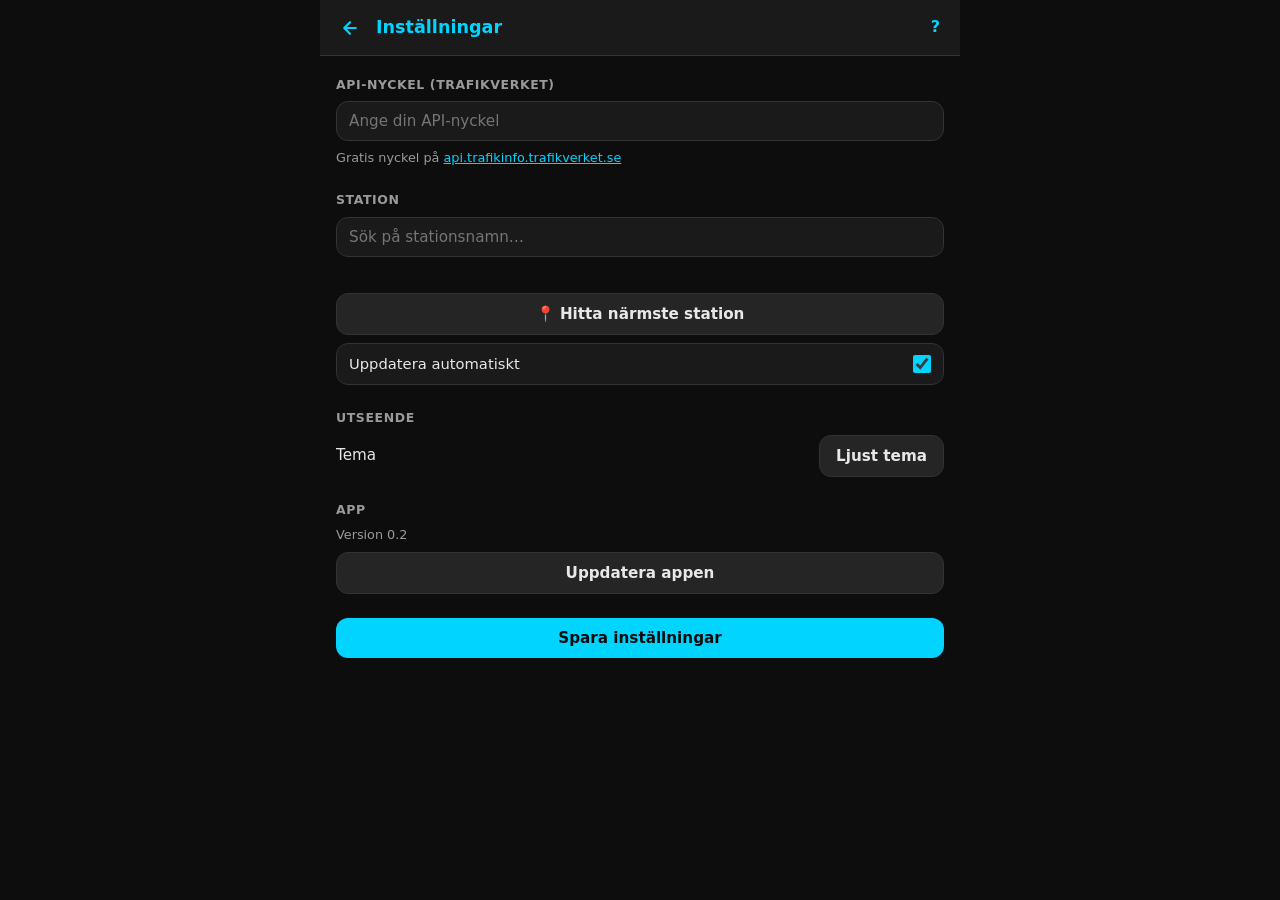
<file: index.html>
<!DOCTYPE html>
<html lang="sv" data-theme="dark">
<head>
  <meta charset="UTF-8">
  <meta name="viewport" content="width=device-width, initial-scale=1, viewport-fit=cover">
  <meta name="theme-color" content="#0d0d0d">
  <meta name="apple-mobile-web-app-capable" content="yes">
  <meta name="apple-mobile-web-app-status-bar-style" content="black-translucent">
  <meta name="apple-mobile-web-app-title" content="TågTid">
  <meta name="description" content="Realtidsinformation om tåg vid svenska järnvägsstationer">
  <title>TågTid</title>
  <link rel="manifest" href="manifest.json">
  <link rel="icon" href="icons/icon-512.png" type="image/png">
  <link rel="apple-touch-icon" href="icons/apple-touch-icon.png">
  <link rel="stylesheet" href="css/main.css">
</head>
<body>
<div id="app">

  <!-- Header -->
  <header id="app-header">
    <button id="btn-back" class="icon-btn" hidden aria-label="Tillbaka">
      <svg width="20" height="20" viewBox="0 0 24 24" fill="none"
           stroke="currentColor" stroke-width="2.5"
           stroke-linecap="round" stroke-linejoin="round">
        <path d="M19 12H5M12 5l-7 7 7 7"/>
      </svg>
    </button>
    <h1 id="header-title">TågTid</h1>
    <button id="btn-settings" class="icon-btn" aria-label="Inställningar">
      <svg width="20" height="20" viewBox="0 0 24 24" fill="none"
           stroke="currentColor" stroke-width="2"
           stroke-linecap="round" stroke-linejoin="round">
        <circle cx="12" cy="12" r="3"/>
        <path d="M19.4 15a1.65 1.65 0 0 0 .33 1.82l.06.06a2 2 0 0 1-2.83 2.83l-.06-.06a1.65 1.65 0 0 0-1.82-.33 1.65 1.65 0 0 0-1 1.51V21a2 2 0 0 1-4 0v-.09A1.65 1.65 0 0 0 9 19.4a1.65 1.65 0 0 0-1.82.33l-.06.06a2 2 0 0 1-2.83-2.83l.06-.06A1.65 1.65 0 0 0 4.68 15a1.65 1.65 0 0 0-1.51-1H3a2 2 0 0 1 0-4h.09A1.65 1.65 0 0 0 4.6 9a1.65 1.65 0 0 0-.33-1.82l-.06-.06a2 2 0 0 1 2.83-2.83l.06.06A1.65 1.65 0 0 0 9 4.68a1.65 1.65 0 0 0 1-1.51V3a2 2 0 0 1 4 0v.09a1.65 1.65 0 0 0 1 1.51 1.65 1.65 0 0 0 1.82-.33l.06-.06a2 2 0 0 1 2.83 2.83l-.06.06A1.65 1.65 0 0 0 19.4 9a1.65 1.65 0 0 0 1.51 1H21a2 2 0 0 1 0 4h-.09a1.65 1.65 0 0 0-1.51 1z"/>
      </svg>
    </button>
    <a id="btn-help" class="icon-btn icon-link" href="manual.html" aria-label="Manual">?</a>
  </header>

  <main>

    <!-- Station view -->
    <section id="view-station" class="view">
      <div class="tabs">
        <button class="tab active" data-tab="departures">Avgångar</button>
        <button class="tab"        data-tab="arrivals">Ankomster</button>
      </div>
      <div class="station-controls">
        <div class="segmented-control" aria-label="Välj dag">
          <button id="btn-day-today" class="segment-btn" type="button" data-day="today">Idag</button>
          <button id="btn-day-tomorrow" class="segment-btn" type="button" data-day="tomorrow">Imorgon</button>
        </div>
        <div class="segmented-control" aria-label="Välj tågurval">
          <button id="btn-filter-future" class="segment-btn" type="button" data-filter="future">Framtida</button>
          <button id="btn-filter-all" class="segment-btn" type="button" data-filter="all">Alla</button>
        </div>
      </div>
      <div id="station-action-bar" hidden>
        <button id="btn-fetch-name" class="btn-action">Hämta namn</button>
        <button id="btn-goto-saved-station" class="btn-action btn-action-accent" hidden>Tåg</button>
      </div>
      <ul id="train-list"></ul>
      <div id="last-updated"></div>
    </section>

    <!-- Train detail view -->
    <section id="view-train" class="view">
      <div id="train-detail-header"></div>
      <div class="detail-actions">
        <button id="btn-save-train" class="btn-action">Spara tåg</button>
        <button id="btn-goto-saved" class="btn-action btn-action-accent" hidden>Aktuellt tåg</button>
        <div class="auto-refresh-group" aria-label="Automatisk uppdatering av tåginformation">
          <span class="auto-refresh-label">Auto</span>
          <div class="auto-refresh-options">
            <button type="button" class="btn-action auto-refresh-option" data-minutes="0">Av</button>
            <button type="button" class="btn-action auto-refresh-option" data-minutes="1">1</button>
            <button type="button" class="btn-action auto-refresh-option" data-minutes="5">5</button>
            <button type="button" class="btn-action auto-refresh-option" data-minutes="10">10</button>
            <button type="button" class="btn-action auto-refresh-option" data-minutes="15">15 min</button>
          </div>
        </div>
      </div>
      <div class="ghost-bar">
        <button id="btn-ghost-toggle" class="btn-ghost">Visa spökstationer</button>
        <span class="ghost-info" title="Spökstationer är ej bemannade hållplatser där tåg möts för att kunna passera varandra på enkelspår.">?</span>
      </div>
      <ul id="train-stops"></ul>
    </section>

    <!-- Settings view -->
    <section id="view-settings" class="view">
      <div class="settings-scroll">

        <div class="settings-group">
          <span class="settings-label">API-nyckel (Trafikverket)</span>
          <input id="input-apikey" class="settings-input" type="text"
                 placeholder="Ange din API-nyckel"
                 autocomplete="off" spellcheck="false">
          <span class="settings-hint">
            Gratis nyckel på
            <a href="https://api.trafikinfo.trafikverket.se/" target="_blank" rel="noopener">
              api.trafikinfo.trafikverket.se
            </a>
          </span>
        </div>

        <div class="settings-group">
          <span class="settings-label">Station</span>
          <div class="station-search-wrap">
            <input id="input-station-search" class="settings-input" type="text"
                   placeholder="Sök på stationsnamn…" autocomplete="off">
            <ul id="station-suggestions"></ul>
          </div>
          <div id="selected-station"></div>
          <button id="btn-geolocate" class="btn btn-secondary">
            📍 Hitta närmste station
          </button>
          <label class="toggle-row" for="input-auto-station">
            <span>Uppdatera automatiskt</span>
            <input id="input-auto-station" class="toggle-input" type="checkbox">
          </label>
        </div>

        <div class="settings-group">
          <span class="settings-label">Utseende</span>
          <div class="theme-row">
            <span>Tema</span>
            <button id="btn-theme" class="btn btn-secondary">Ljust tema</button>
          </div>
        </div>

        <div class="settings-group">
          <span class="settings-label">App</span>
          <span id="version-display" class="settings-hint"></span>
          <button id="btn-update-app" class="btn btn-secondary">Uppdatera appen</button>
        </div>

        <button id="btn-save-settings" class="btn btn-primary">Spara inställningar</button>

      </div>
    </section>

  </main>
</div>

<div id="toast"></div>

<script src="js/settings.js"></script>
<script src="js/api.js"></script>
<script src="js/location.js"></script>
<script src="js/traffic-type.js"></script>
<script src="js/app.js"></script>
<script>
  if ('serviceWorker' in navigator) {
    navigator.serviceWorker.register('sw.js');
  }
</script>
</body>
</html>
</file>
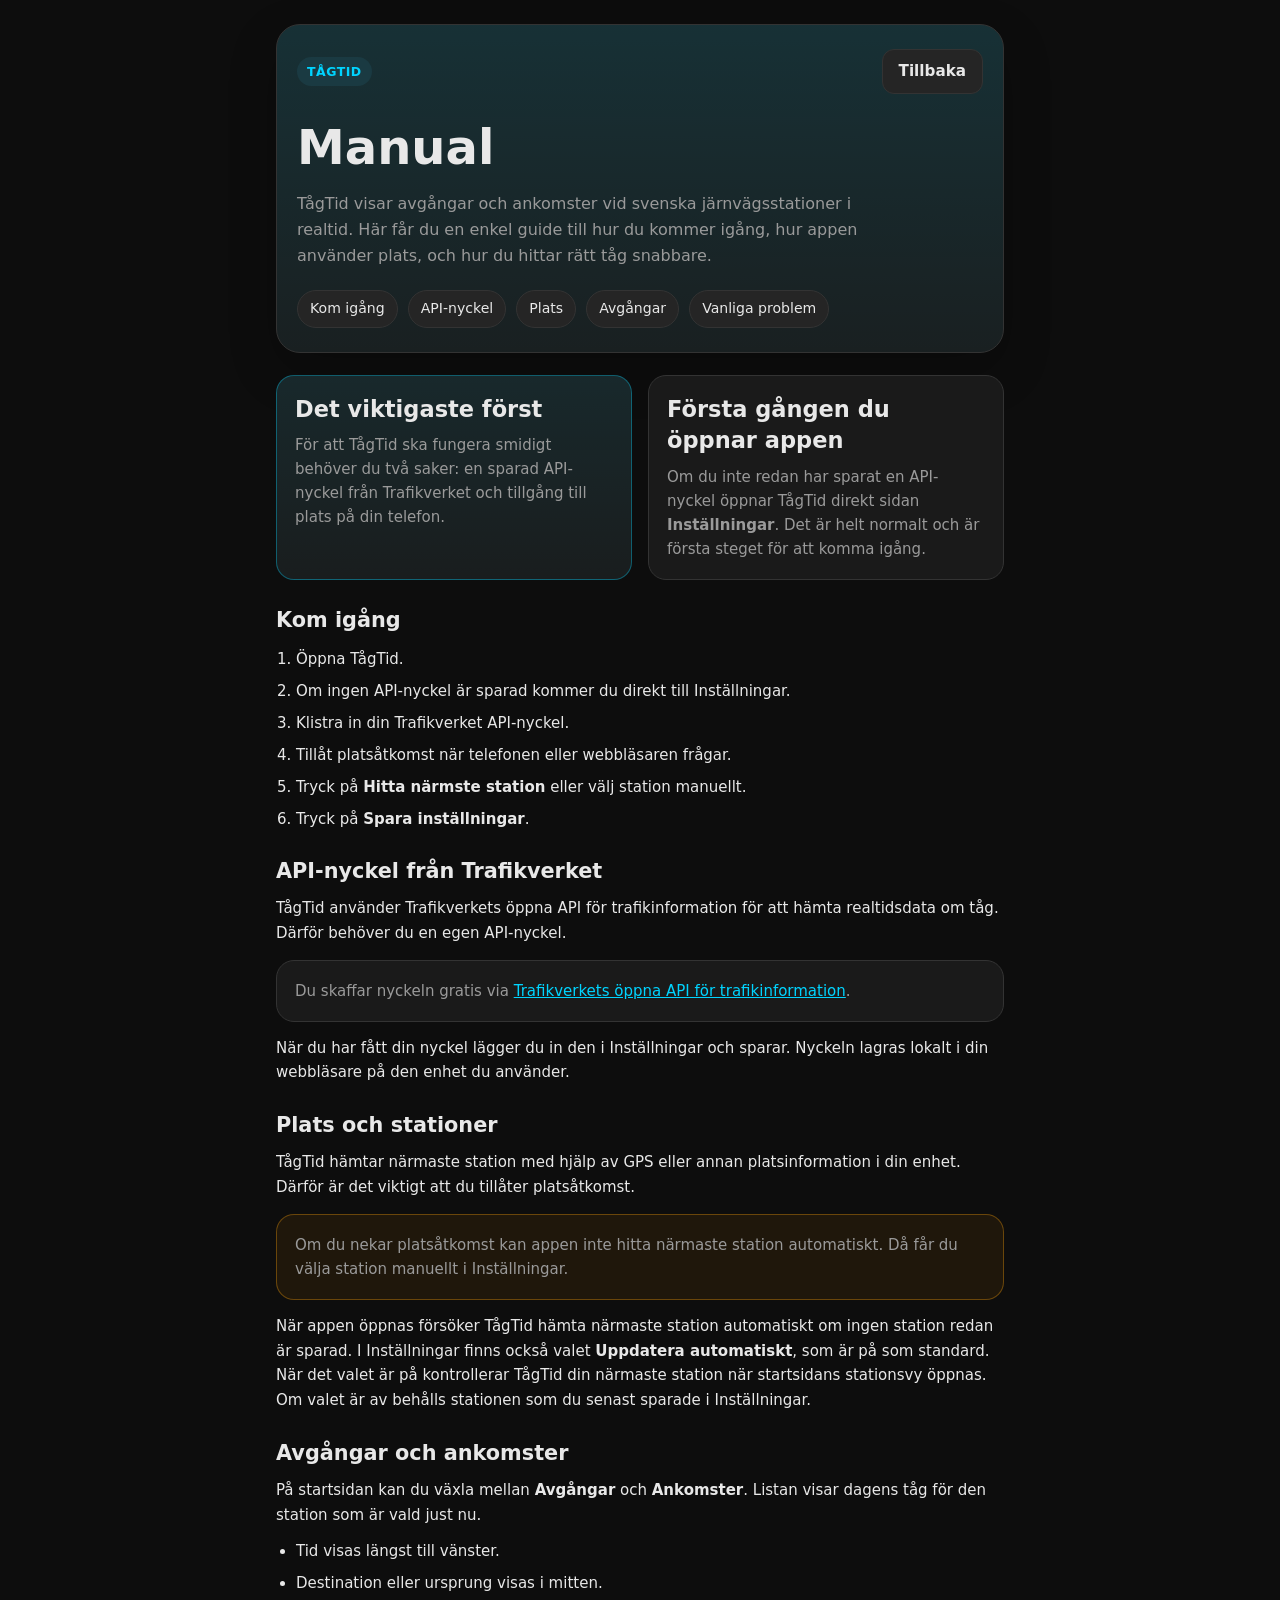
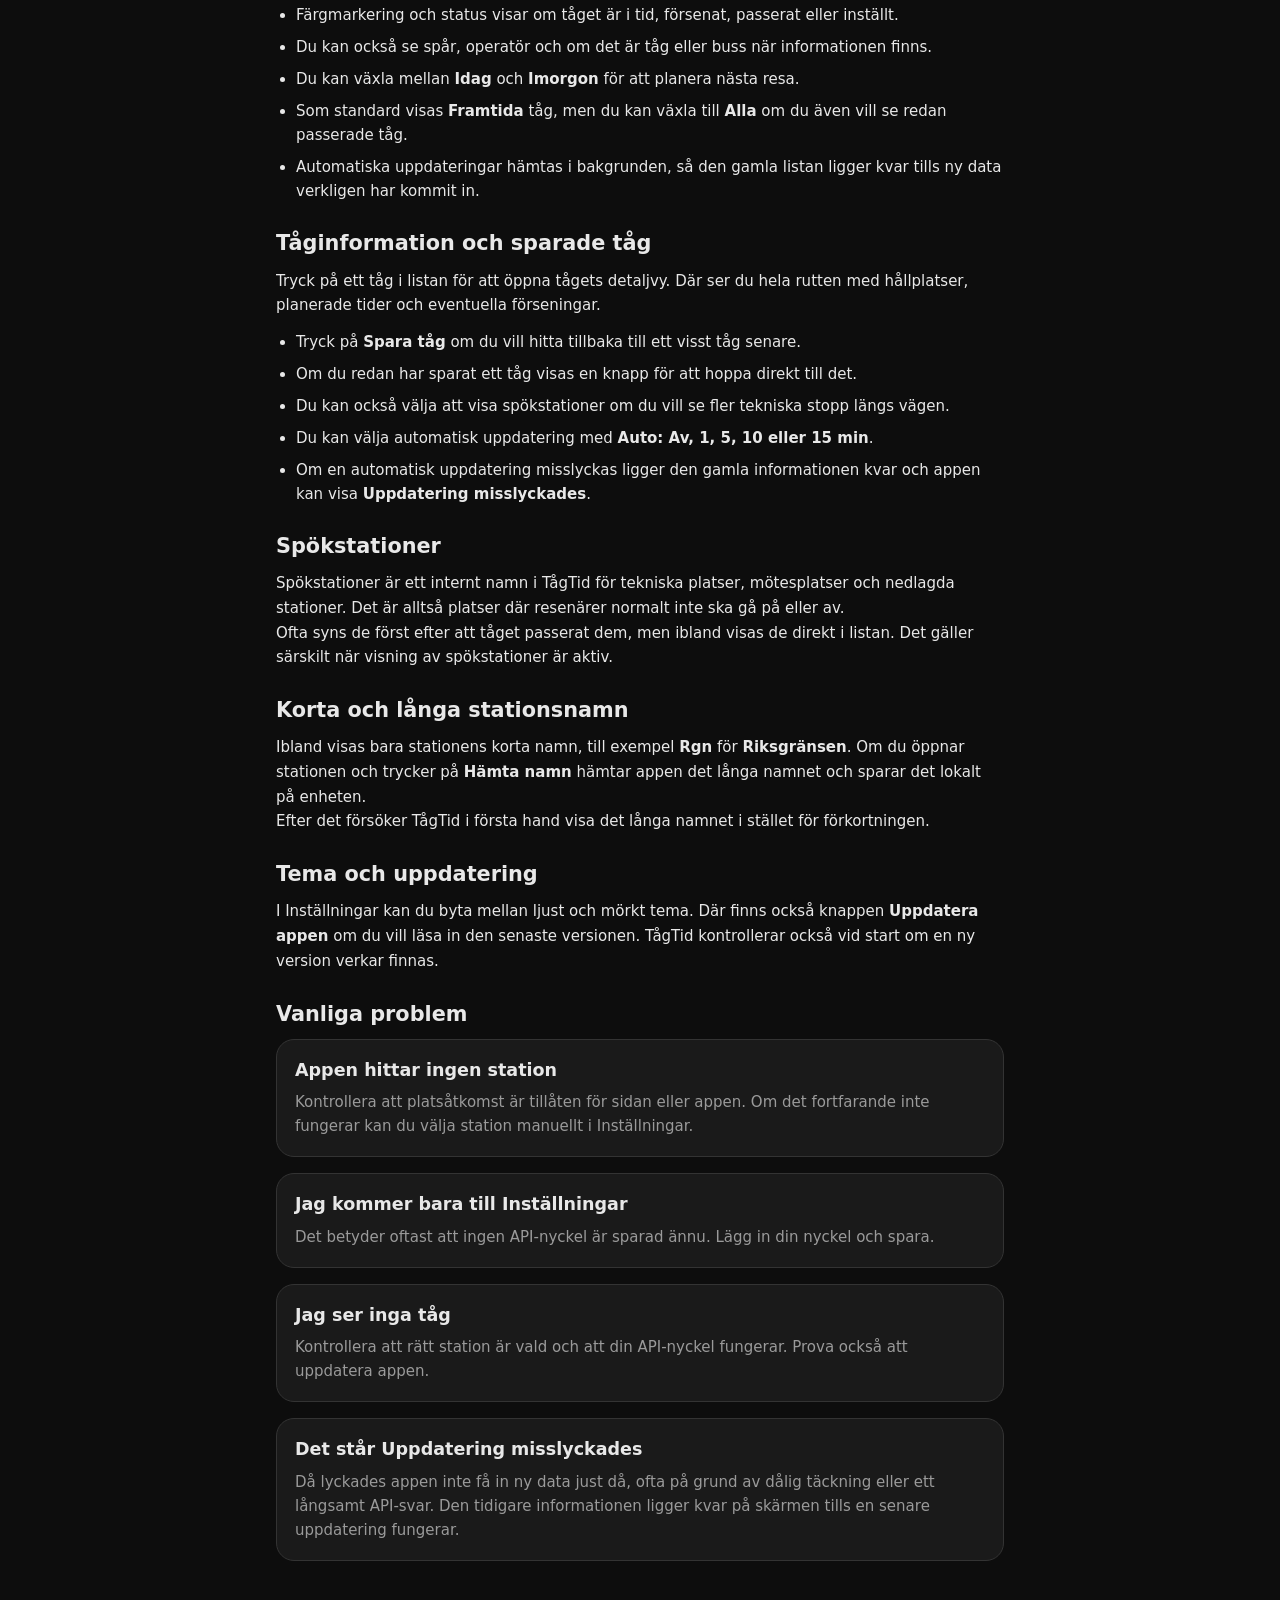
<file: manual.html>
<!DOCTYPE html>
<html lang="sv" data-theme="dark">
<head>
  <meta charset="UTF-8">
  <meta name="viewport" content="width=device-width, initial-scale=1, viewport-fit=cover">
  <meta name="theme-color" content="#0d0d0d">
  <meta name="apple-mobile-web-app-capable" content="yes">
  <meta name="apple-mobile-web-app-status-bar-style" content="black-translucent">
  <meta name="apple-mobile-web-app-title" content="TågTid Manual">
  <meta name="description" content="Manual för TågTid">
  <title>TågTid Manual</title>
  <link rel="manifest" href="manifest.json">
  <link rel="icon" href="icons/icon-512.png" type="image/png">
  <link rel="apple-touch-icon" href="icons/apple-touch-icon.png">
  <link rel="stylesheet" href="css/main.css">
</head>
<body class="manual-page">
  <div class="manual-shell">
    <header class="manual-hero">
      <div class="manual-hero-top">
        <span class="manual-kicker">TågTid</span>
        <a class="btn btn-secondary manual-back" href="index.html#/" id="manual-back-link">Tillbaka</a>
      </div>

      <div class="manual-hero-copy">
        <h1>Manual</h1>
        <p>
          TågTid visar avgångar och ankomster vid svenska järnvägsstationer i realtid.
          Här får du en enkel guide till hur du kommer igång, hur appen använder plats,
          och hur du hittar rätt tåg snabbare.
        </p>
      </div>

      <nav class="manual-jump-links" aria-label="Snabblänkar">
        <a href="#kom-igang">Kom igång</a>
        <a href="#api-nyckel">API-nyckel</a>
        <a href="#plats">Plats</a>
        <a href="#avgangar">Avgångar</a>
        <a href="#problem">Vanliga problem</a>
      </nav>
    </header>

    <main class="manual-content">
      <section class="manual-grid">
        <article class="manual-card manual-card-accent">
          <h2>Det viktigaste först</h2>
          <p>
            För att TågTid ska fungera smidigt behöver du två saker:
            en sparad API-nyckel från Trafikverket och tillgång till plats på din telefon.
          </p>
        </article>

        <article class="manual-card">
          <h2>Första gången du öppnar appen</h2>
          <p>
            Om du inte redan har sparat en API-nyckel öppnar TågTid direkt sidan
            <strong>Inställningar</strong>. Det är helt normalt och är första steget för att komma igång.
          </p>
        </article>
      </section>

      <section id="kom-igang" class="manual-section">
        <h2>Kom igång</h2>
        <ol class="manual-steps">
          <li>Öppna TågTid.</li>
          <li>Om ingen API-nyckel är sparad kommer du direkt till Inställningar.</li>
          <li>Klistra in din Trafikverket API-nyckel.</li>
          <li>Tillåt platsåtkomst när telefonen eller webbläsaren frågar.</li>
          <li>Tryck på <strong>Hitta närmste station</strong> eller välj station manuellt.</li>
          <li>Tryck på <strong>Spara inställningar</strong>.</li>
        </ol>
      </section>

      <section id="api-nyckel" class="manual-section">
        <h2>API-nyckel från Trafikverket</h2>
        <p>
          TågTid använder Trafikverkets öppna API för trafikinformation för att hämta realtidsdata om tåg.
          Därför behöver du en egen API-nyckel.
        </p>
        <div class="manual-note">
          <p>
            Du skaffar nyckeln gratis via
            <a href="https://www.trafikverket.se/e-tjanster/trafikverkets-oppna-api-for-trafikinformation/" target="_blank" rel="noopener">Trafikverkets öppna API för trafikinformation</a>.
          </p>
        </div>
        <p>
          När du har fått din nyckel lägger du in den i Inställningar och sparar.
          Nyckeln lagras lokalt i din webbläsare på den enhet du använder.
        </p>
      </section>

      <section id="plats" class="manual-section">
        <h2>Plats och stationer</h2>
        <p>
          TågTid hämtar närmaste station med hjälp av GPS eller annan platsinformation i din enhet.
          Därför är det viktigt att du tillåter platsåtkomst.
        </p>
        <div class="manual-note manual-note-warn">
          <p>
            Om du nekar platsåtkomst kan appen inte hitta närmaste station automatiskt.
            Då får du välja station manuellt i Inställningar.
          </p>
        </div>
        <p>
          När appen öppnas försöker TågTid hämta närmaste station automatiskt om ingen station redan är sparad.
          I Inställningar finns också valet <strong>Uppdatera automatiskt</strong>, som är på som standard.
          När det valet är på kontrollerar TågTid din närmaste station när startsidans stationsvy öppnas.
          Om valet är av behålls stationen som du senast sparade i Inställningar.
        </p>
      </section>

      <section id="avgangar" class="manual-section">
        <h2>Avgångar och ankomster</h2>
        <p>
          På startsidan kan du växla mellan <strong>Avgångar</strong> och <strong>Ankomster</strong>.
          Listan visar dagens tåg för den station som är vald just nu.
        </p>
        <ul class="manual-list">
          <li>Tid visas längst till vänster.</li>
          <li>Destination eller ursprung visas i mitten.</li>
          <li>Färgmarkering och status visar om tåget är i tid, försenat, passerat eller inställt.</li>
          <li>Du kan också se spår, operatör och om det är tåg eller buss när informationen finns.</li>
          <li>Du kan växla mellan <strong>Idag</strong> och <strong>Imorgon</strong> för att planera nästa resa.</li>
          <li>Som standard visas <strong>Framtida</strong> tåg, men du kan växla till <strong>Alla</strong> om du även vill se redan passerade tåg.</li>
          <li>Automatiska uppdateringar hämtas i bakgrunden, så den gamla listan ligger kvar tills ny data verkligen har kommit in.</li>
        </ul>
      </section>

      <section id="tag-info" class="manual-section">
        <h2>Tåginformation och sparade tåg</h2>
        <p>
          Tryck på ett tåg i listan för att öppna tågets detaljvy. Där ser du hela rutten med hållplatser,
          planerade tider och eventuella förseningar.
        </p>
        <ul class="manual-list">
          <li>Tryck på <strong>Spara tåg</strong> om du vill hitta tillbaka till ett visst tåg senare.</li>
          <li>Om du redan har sparat ett tåg visas en knapp för att hoppa direkt till det.</li>
          <li>Du kan också välja att visa spökstationer om du vill se fler tekniska stopp längs vägen.</li>
          <li>Du kan välja automatisk uppdatering med <strong>Auto: Av, 1, 5, 10 eller 15 min</strong>.</li>
          <li>Om en automatisk uppdatering misslyckas ligger den gamla informationen kvar och appen kan visa <strong>Uppdatering misslyckades</strong>.</li>
        </ul>
      </section>

      <section id="spokstationer" class="manual-section">
        <h2>Spökstationer</h2>
        <p>
          Spökstationer är ett internt namn i TågTid för tekniska platser, mötesplatser och nedlagda stationer.
          Det är alltså platser där resenärer normalt inte ska gå på eller av.
        </p>
        <p>
          Ofta syns de först efter att tåget passerat dem, men ibland visas de direkt i listan.
          Det gäller särskilt när visning av spökstationer är aktiv.
        </p>
      </section>

      <section id="stationsnamn" class="manual-section">
        <h2>Korta och långa stationsnamn</h2>
        <p>
          Ibland visas bara stationens korta namn, till exempel <strong>Rgn</strong> för <strong>Riksgränsen</strong>.
          Om du öppnar stationen och trycker på <strong>Hämta namn</strong> hämtar appen det långa namnet
          och sparar det lokalt på enheten.
        </p>
        <p>
          Efter det försöker TågTid i första hand visa det långa namnet i stället för förkortningen.
        </p>
      </section>

      <section id="tema" class="manual-section">
        <h2>Tema och uppdatering</h2>
        <p>
          I Inställningar kan du byta mellan ljust och mörkt tema. Där finns också knappen
          <strong>Uppdatera appen</strong> om du vill läsa in den senaste versionen.
          TågTid kontrollerar också vid start om en ny version verkar finnas.
        </p>
      </section>

      <section id="problem" class="manual-section">
        <h2>Vanliga problem</h2>
        <div class="manual-faq">
          <article class="manual-card">
            <h3>Appen hittar ingen station</h3>
            <p>
              Kontrollera att platsåtkomst är tillåten för sidan eller appen.
              Om det fortfarande inte fungerar kan du välja station manuellt i Inställningar.
            </p>
          </article>

          <article class="manual-card">
            <h3>Jag kommer bara till Inställningar</h3>
            <p>
              Det betyder oftast att ingen API-nyckel är sparad ännu. Lägg in din nyckel och spara.
            </p>
          </article>

          <article class="manual-card">
            <h3>Jag ser inga tåg</h3>
            <p>
              Kontrollera att rätt station är vald och att din API-nyckel fungerar. Prova också att uppdatera appen.
            </p>
          </article>

          <article class="manual-card">
            <h3>Det står Uppdatering misslyckades</h3>
            <p>
              Då lyckades appen inte få in ny data just då, ofta på grund av dålig täckning eller ett långsamt API-svar.
              Den tidigare informationen ligger kvar på skärmen tills en senare uppdatering fungerar.
            </p>
          </article>
        </div>
      </section>
    </main>
  </div>
  <script>
    const backLink = document.getElementById('manual-back-link');
    if (backLink) {
      backLink.addEventListener('click', (event) => {
        if (window.history.length > 1) {
          event.preventDefault();
          window.history.back();
        }
      });
    }
  </script>
</body>
</html>
</file>
<file: css/main.css>
/* --- Custom properties — dark theme default (inspirerat av dark-theme.css) --- */
:root {
  --bg: #0d0d0d;
  --surface: #1a1a1a;
  --surface2: #252525;
  --ink: #e8e8e8;
  --muted: #9a9a9a;
  --border: #333333;
  --accent: #00d4ff;
  --accent-soft: #1a3a42;
  --green: #22c55e;
  --yellow: #f59e0b;
  --red: #ef4444;
  --radius: 12px;
  --header-h: 56px;
}

[data-theme="light"] {
  --bg: #f0f2f5;
  --surface: #ffffff;
  --surface2: #e8eaed;
  --ink: #1a1a1a;
  --muted: #666666;
  --border: #e0e0e0;
  --accent: #0099bb;
  --accent-soft: #dff4fb;
  --green: #16a34a;
  --yellow: #d97706;
  --red: #dc2626;
}

/* --- Reset --- */
*, *::before, *::after { box-sizing: border-box; margin: 0; padding: 0; }
html, body { height: 100%; }

body {
  font-family: "Segoe UI", system-ui, sans-serif;
  background: var(--bg);
  color: var(--ink);
  font-size: 15px;
  line-height: 1.4;
  -webkit-font-smoothing: antialiased;
}

/* --- App shell --- */
#app {
  display: flex;
  flex-direction: column;
  height: 100dvh;
  max-width: 640px;
  margin: 0 auto;
}

/* --- Header --- */
#app-header {
  display: flex;
  align-items: center;
  gap: 8px;
  height: var(--header-h);
  padding: 0 12px;
  background: var(--surface);
  border-bottom: 1px solid var(--border);
  flex-shrink: 0;
}

#header-title {
  flex: 1;
  font-size: 1.1rem;
  font-weight: 600;
  color: var(--accent);
  overflow: hidden;
  text-overflow: ellipsis;
  white-space: nowrap;
}

.icon-btn {
  background: none;
  border: none;
  color: var(--accent);
  cursor: pointer;
  padding: 8px;
  border-radius: 8px;
  display: flex;
  align-items: center;
  justify-content: center;
  flex-shrink: 0;
  transition: background 0.15s;
}
.icon-btn:hover { background: var(--accent-soft); }
.icon-btn[hidden] { display: none; }
.icon-link {
  text-decoration: none;
  font-size: 1rem;
  font-weight: 700;
}

/* --- Views --- */
main {
  flex: 1;
  overflow: hidden;
  position: relative;
}
.view {
  display: none;
  flex-direction: column;
  height: 100%;
  overflow-y: auto;
}
.view.active { display: flex; }

/* --- Tabs --- */
.tabs {
  display: flex;
  background: var(--surface);
  border-bottom: 1px solid var(--border);
  flex-shrink: 0;
}
.tab {
  flex: 1;
  padding: 13px 8px;
  background: none;
  border: none;
  border-bottom: 3px solid transparent;
  color: var(--muted);
  font-size: 0.95rem;
  font-weight: 500;
  cursor: pointer;
  transition: color 0.15s, border-color 0.15s;
  font-family: inherit;
}
.tab.active {
  color: var(--accent);
  border-bottom-color: var(--accent);
}

.station-controls {
  display: flex;
  flex-wrap: wrap;
  gap: 10px;
  padding: 10px 14px 8px;
  background: var(--surface);
  border-bottom: 1px solid var(--border);
}

.segmented-control {
  display: inline-flex;
  align-items: center;
  gap: 6px;
  flex-wrap: wrap;
}

.segment-btn {
  background: none;
  border: 1px solid var(--border);
  border-radius: 999px;
  color: var(--muted);
  font-size: 0.8rem;
  font-weight: 600;
  padding: 5px 12px;
  cursor: pointer;
  font-family: inherit;
  transition: color 0.15s, border-color 0.15s, background 0.15s;
}

.segment-btn:hover {
  border-color: var(--accent);
  color: var(--accent);
}

.segment-btn.is-active {
  border-color: var(--accent);
  color: var(--accent);
  background: var(--accent-soft);
}

/* --- Ghost station bar --- */
.ghost-bar {
  display: flex;
  align-items: center;
  gap: 8px;
  padding: 6px 14px;
  background: var(--surface);
  border-bottom: 1px solid var(--border);
  flex-shrink: 0;
}
.btn-ghost {
  background: none;
  border: 1px solid var(--border);
  border-radius: 20px;
  color: var(--muted);
  font-size: 0.78rem;
  font-weight: 600;
  padding: 3px 10px;
  cursor: pointer;
  font-family: inherit;
  transition: color 0.15s, border-color 0.15s, background 0.15s;
}
.btn-ghost:hover { border-color: var(--accent); color: var(--accent); }
.btn-ghost.ghost-active {
  border-color: var(--accent);
  color: var(--accent);
  background: var(--accent-soft);
}
.ghost-info {
  width: 18px;
  height: 18px;
  border-radius: 50%;
  border: 1px solid var(--muted);
  color: var(--muted);
  font-size: 0.72rem;
  font-weight: 700;
  display: flex;
  align-items: center;
  justify-content: center;
  cursor: help;
  flex-shrink: 0;
  position: relative;
}
.ghost-info:hover::after {
  content: attr(title);
  position: absolute;
  top: calc(100% + 6px);
  left: 0;
  background: var(--surface2);
  border: 1px solid var(--border);
  border-radius: 8px;
  padding: 8px 12px;
  font-size: 0.8rem;
  color: var(--ink);
  white-space: normal;
  width: 240px;
  line-height: 1.4;
  z-index: 30;
  box-shadow: 0 4px 16px rgba(0,0,0,0.3);
  font-weight: 400;
}

/* --- Train list --- */
#train-list {
  list-style: none;
  flex: 1;
}

.train-item {
  display: grid;
  grid-template-columns: 58px 1fr auto;
  align-items: center;
  gap: 10px;
  padding: 12px 16px;
  border-bottom: 1px solid var(--border);
  border-left: 4px solid transparent;
  cursor: pointer;
  transition: background 0.1s;
}
.train-item:hover { background: var(--surface2); }
.train-item:active { background: var(--surface); }

.train-item[data-status="ontime"]    { border-left-color: var(--green); }
.train-item[data-status="delayed"]   { border-left-color: var(--yellow); }
.train-item[data-status="cancelled"] { border-left-color: var(--red); opacity: 0.6; }
.train-item[data-status="passed"]    { border-left-color: var(--muted); opacity: 0.45; }

.train-time {
  font-size: 1.15rem;
  font-weight: 700;
  font-variant-numeric: tabular-nums;
  color: var(--ink);
  line-height: 1;
}
.train-time-group {
  display: flex;
  flex-direction: column;
  gap: 4px;
  align-items: flex-start;
}
.train-time-planned {
  font-size: 0.76rem;
  font-weight: 500;
  color: var(--muted);
  text-decoration: line-through;
}
.train-time-estimated {
  color: var(--ink);
}
.train-item[data-status="delayed"] .train-time-planned { color: var(--yellow); }
.train-info {
  display: flex;
  flex-direction: column;
  gap: 3px;
  min-width: 0;
}
.train-id {
  font-size: 0.78rem;
  color: var(--muted);
  font-weight: 500;
}
.train-dir {
  font-size: 0.95rem;
  font-weight: 500;
  overflow: hidden;
  text-overflow: ellipsis;
  white-space: nowrap;
}
.train-status { text-align: right; }

/* --- Status badges --- */
.badge {
  display: inline-block;
  padding: 3px 8px;
  border-radius: 20px;
  font-size: 0.76rem;
  font-weight: 600;
  white-space: nowrap;
}
.badge.ontime    { background: rgba(34,197,94,.15);  color: var(--green); }
.badge.delayed   { background: rgba(245,158,11,.15); color: var(--yellow); }
.badge.cancelled { background: rgba(239,68,68,.15);  color: var(--red); }
.badge.passed    { background: rgba(154,154,154,.15);color: var(--muted); }

/* --- Last updated bar --- */
#last-updated {
  padding: 7px 16px;
  font-size: 0.78rem;
  color: var(--muted);
  text-align: center;
  border-top: 1px solid var(--border);
  flex-shrink: 0;
}

/* --- Train detail view --- */
#train-detail-header {
  padding: 16px;
  background: var(--surface);
  border-bottom: 1px solid var(--border);
  flex-shrink: 0;
}
.detail-train-id {
  font-size: 0.82rem;
  color: var(--muted);
  margin-bottom: 4px;
}
.detail-route {
  font-size: 1.05rem;
  font-weight: 600;
}

/* --- Stop list --- */
#train-stops {
  list-style: none;
  padding: 8px 0;
  flex: 1;
}

.stop-item {
  display: grid;
  grid-template-columns: 40px 1fr auto;
  align-items: center;
  gap: 4px;
  padding: 10px 16px;
  position: relative;
}
/* Connecting line */
.stop-item::before {
  content: '';
  position: absolute;
  left: 27px;
  top: 0;
  bottom: 0;
  width: 2px;
  background: var(--border);
}
.stop-item:first-child::before { top: 50%; }
.stop-item:last-child::before  { bottom: 50%; }

.stop-dot {
  width: 12px;
  height: 12px;
  border-radius: 50%;
  border: 2px solid var(--accent);
  background: var(--bg);
  z-index: 1;
  justify-self: center;
}
.stop-item.passed .stop-dot    { background: var(--accent); }
.stop-item.delayed .stop-dot   { border-color: var(--yellow); }
.stop-item.delayed.passed .stop-dot { background: var(--yellow); }
.stop-item.cancelled .stop-dot { border-color: var(--red); background: rgba(239,68,68,.2); }

.stop-name {
  font-size: 0.95rem;
  font-weight: 500;
  overflow: hidden;
  text-overflow: ellipsis;
  white-space: nowrap;
}
.stop-item.passed    .stop-name { color: var(--muted); }
.stop-item.cancelled .stop-name { color: var(--muted); text-decoration: line-through; }
.stop-item.delayed              { background: rgba(245,158,11,.05); }
.stop-item.cancelled            { background: rgba(239,68,68,.05); }

.stop-times {
  display: flex;
  flex-direction: row;
  align-items: center;
  gap: 4px;
  white-space: nowrap;
}
.stop-time {
  font-size: 0.88rem;
  font-variant-numeric: tabular-nums;
}
.stop-time.delayed { color: var(--yellow); font-weight: 600; }
.stop-time.actual  { color: var(--green); }
.stop-planned {
  font-size: 0.82rem;
  color: var(--muted);
  text-decoration: line-through;
  font-variant-numeric: tabular-nums;
}
.stop-arrow {
  font-size: 0.7rem;
  color: var(--muted);
}
.stop-latebadge {
  font-size: 0.72rem;
  font-weight: 700;
  color: var(--yellow);
  background: rgba(245,158,11,.15);
  padding: 1px 5px;
  border-radius: 10px;
}

/* --- Settings view --- */
.settings-scroll {
  flex: 1;
  overflow-y: auto;
  padding: 20px 16px;
  display: flex;
  flex-direction: column;
  gap: 24px;
}
.settings-group {
  display: flex;
  flex-direction: column;
  gap: 8px;
}
.settings-label {
  font-size: 0.78rem;
  font-weight: 700;
  color: var(--muted);
  text-transform: uppercase;
  letter-spacing: 0.6px;
}
.settings-hint {
  font-size: 0.8rem;
  color: var(--muted);
}
.settings-hint a { color: var(--accent); }

.settings-input {
  width: 100%;
  padding: 10px 12px;
  background: var(--surface);
  border: 1px solid var(--border);
  border-radius: var(--radius);
  color: var(--ink);
  font-size: 0.95rem;
  outline: none;
  font-family: inherit;
  transition: border-color 0.15s;
}
.settings-input:focus { border-color: var(--accent); }

.station-search-wrap { position: relative; }

#station-suggestions {
  position: absolute;
  top: calc(100% + 2px);
  left: 0;
  right: 0;
  background: var(--surface2);
  border: 1px solid var(--border);
  border-radius: var(--radius);
  list-style: none;
  display: none;
  z-index: 20;
  max-height: 240px;
  overflow-y: auto;
  box-shadow: 0 8px 24px rgba(0,0,0,0.3);
}
#station-suggestions li {
  padding: 10px 14px;
  cursor: pointer;
  font-size: 0.95rem;
  border-bottom: 1px solid var(--border);
  transition: background 0.1s;
}
#station-suggestions li:last-child { border-bottom: none; }
#station-suggestions li:hover { background: var(--accent-soft); color: var(--accent); }

#selected-station {
  font-size: 0.85rem;
  color: var(--accent);
  min-height: 20px;
}

.btn {
  padding: 11px 16px;
  border-radius: var(--radius);
  border: none;
  font-size: 0.95rem;
  font-weight: 600;
  cursor: pointer;
  font-family: inherit;
  transition: opacity 0.15s;
  text-align: center;
}
.btn:disabled { opacity: 0.5; cursor: not-allowed; }
.btn-primary   { background: var(--accent); color: #0d0d0d; }
.btn-secondary { background: var(--surface2); color: var(--ink); border: 1px solid var(--border); }
.btn:hover:not(:disabled) { opacity: 0.85; }

.theme-row {
  display: flex;
  justify-content: space-between;
  align-items: center;
  font-size: 0.95rem;
}

.toggle-row {
  display: flex;
  align-items: center;
  justify-content: space-between;
  gap: 12px;
  padding: 10px 12px;
  background: var(--surface);
  border: 1px solid var(--border);
  border-radius: var(--radius);
  font-size: 0.92rem;
}

.toggle-input {
  width: 18px;
  height: 18px;
  accent-color: var(--accent);
  flex-shrink: 0;
}

/* --- Empty / loading / error states --- */
.state-msg {
  padding: 40px 20px;
  text-align: center;
  color: var(--muted);
  font-size: 0.95rem;
  list-style: none;
}
.state-msg.is-error { color: var(--red); }
.state-msg a,
.state-msg button {
  display: inline-block;
  margin-top: 14px;
  padding: 8px 18px;
  background: var(--surface2);
  border: 1px solid var(--border);
  border-radius: 8px;
  color: var(--ink);
  text-decoration: none;
  cursor: pointer;
  font-size: 0.9rem;
  font-family: inherit;
}

/* --- Toast --- */
#toast {
  position: fixed;
  bottom: 24px;
  left: 50%;
  transform: translateX(-50%) translateY(100px);
  background: var(--surface2);
  border: 1px solid var(--border);
  color: var(--ink);
  padding: 10px 22px;
  border-radius: 24px;
  font-size: 0.88rem;
  box-shadow: 0 4px 20px rgba(0,0,0,0.4);
  transition: transform 0.25s ease;
  z-index: 100;
  white-space: nowrap;
  pointer-events: none;
}
#toast.show { transform: translateX(-50%) translateY(0); }

/* --- Scrollbar styling --- */
::-webkit-scrollbar { width: 5px; }
::-webkit-scrollbar-track { background: transparent; }
::-webkit-scrollbar-thumb { background: var(--border); border-radius: 3px; }

/* --- Action pill buttons (shared by detail-actions and station-action-bar) --- */
.btn-action {
  background: none;
  border: 1px solid var(--border);
  border-radius: 20px;
  color: var(--muted);
  font-size: 0.78rem;
  font-weight: 600;
  padding: 3px 10px;
  cursor: pointer;
  font-family: inherit;
  transition: color 0.15s, border-color 0.15s, background 0.15s;
  white-space: nowrap;
}
.btn-action:hover:not(:disabled) { border-color: var(--accent); color: var(--accent); }
.btn-action:disabled { opacity: 0.5; cursor: default; }
.btn-action-accent {
  border-color: var(--accent);
  color: var(--accent);
  background: var(--accent-soft);
}

/* --- Detail actions bar (train view) --- */
.detail-actions {
  display: flex;
  align-items: center;
  flex-wrap: wrap;
  gap: 8px;
  padding: 6px 14px;
  background: var(--surface);
  border-bottom: 1px solid var(--border);
  flex-shrink: 0;
}

.auto-refresh-group {
  display: flex;
  align-items: center;
  gap: 8px;
  flex-wrap: wrap;
}

.auto-refresh-label {
  font-size: 0.76rem;
  font-weight: 700;
  color: var(--muted);
  text-transform: uppercase;
  letter-spacing: 0.05em;
}

.auto-refresh-options {
  display: flex;
  align-items: center;
  gap: 6px;
  flex-wrap: wrap;
}

/* --- Station action bar (temp station view) --- */
#station-action-bar {
  display: flex;
  align-items: center;
  gap: 8px;
  padding: 6px 14px;
  background: var(--surface);
  border-bottom: 1px solid var(--border);
  flex-shrink: 0;
}
#station-action-bar[hidden] { display: none; }

/* --- Train meta row (operator, track, traffic type) --- */
.train-meta {
  font-size: 0.75rem;
  color: var(--muted);
  overflow: hidden;
  text-overflow: ellipsis;
  white-space: nowrap;
}

/* --- Clickable stop items --- */
.stop-item { cursor: pointer; }
.stop-item:hover { background: var(--surface2); }

/* --- Static manual page --- */
.manual-page {
  min-height: 100dvh;
}

.manual-shell {
  max-width: 760px;
  margin: 0 auto;
  padding: 24px 16px 40px;
}

.manual-hero {
  background:
    linear-gradient(180deg, rgba(0,212,255,0.12), rgba(0,212,255,0.03)),
    var(--surface);
  border: 1px solid var(--border);
  border-radius: 24px;
  padding: 24px 20px;
  box-shadow: 0 18px 48px rgba(0,0,0,0.22);
}

.manual-hero-top {
  display: flex;
  justify-content: space-between;
  align-items: center;
  gap: 12px;
  margin-bottom: 20px;
}

.manual-kicker {
  display: inline-flex;
  align-items: center;
  padding: 6px 10px;
  border-radius: 999px;
  background: var(--accent-soft);
  color: var(--accent);
  font-size: 0.78rem;
  font-weight: 700;
  letter-spacing: 0.04em;
  text-transform: uppercase;
}

.manual-back {
  text-decoration: none;
}

.manual-hero-copy h1 {
  font-size: clamp(1.9rem, 6vw, 3rem);
  color: var(--ink);
  margin-bottom: 10px;
}

.manual-hero-copy p {
  max-width: 58ch;
  color: var(--muted);
  font-size: 1rem;
  line-height: 1.6;
}

.manual-jump-links {
  display: flex;
  flex-wrap: wrap;
  gap: 10px;
  margin-top: 22px;
}

.manual-jump-links a {
  text-decoration: none;
  color: var(--ink);
  background: var(--surface2);
  border: 1px solid var(--border);
  border-radius: 999px;
  padding: 8px 12px;
  font-size: 0.88rem;
}

.manual-content {
  margin-top: 22px;
}

.manual-grid,
.manual-faq {
  display: grid;
  gap: 16px;
}

.manual-grid {
  grid-template-columns: repeat(auto-fit, minmax(220px, 1fr));
}

.manual-section {
  margin-top: 26px;
}

.manual-section h2 {
  font-size: 1.3rem;
  margin-bottom: 10px;
  color: var(--ink);
}

.manual-section p {
  color: var(--ink);
  line-height: 1.65;
}

.manual-card,
.manual-note {
  background: var(--surface);
  border: 1px solid var(--border);
  border-radius: 18px;
  padding: 18px;
}

.manual-card h2,
.manual-card h3 {
  margin-bottom: 8px;
}

.manual-card p,
.manual-note p {
  color: var(--muted);
  line-height: 1.6;
}

.manual-card-accent {
  border-color: rgba(0,212,255,0.35);
  background:
    linear-gradient(180deg, rgba(0,212,255,0.08), rgba(0,212,255,0.02)),
    var(--surface);
}

.manual-note {
  margin: 14px 0;
}

.manual-note a {
  color: var(--accent);
}

.manual-note-warn {
  border-color: rgba(245,158,11,0.35);
  background: rgba(245,158,11,0.08);
}

.manual-list,
.manual-steps {
  padding-left: 20px;
  margin-top: 12px;
  color: var(--ink);
}

.manual-list li,
.manual-steps li {
  margin-bottom: 8px;
  line-height: 1.6;
}

@media (max-width: 640px) {
  .manual-shell {
    padding: 16px 12px 28px;
  }

  .manual-hero {
    padding: 20px 16px;
    border-radius: 20px;
  }

  .manual-hero-top {
    flex-direction: column;
    align-items: stretch;
  }

  .manual-back {
    width: 100%;
  }
}
</file>
